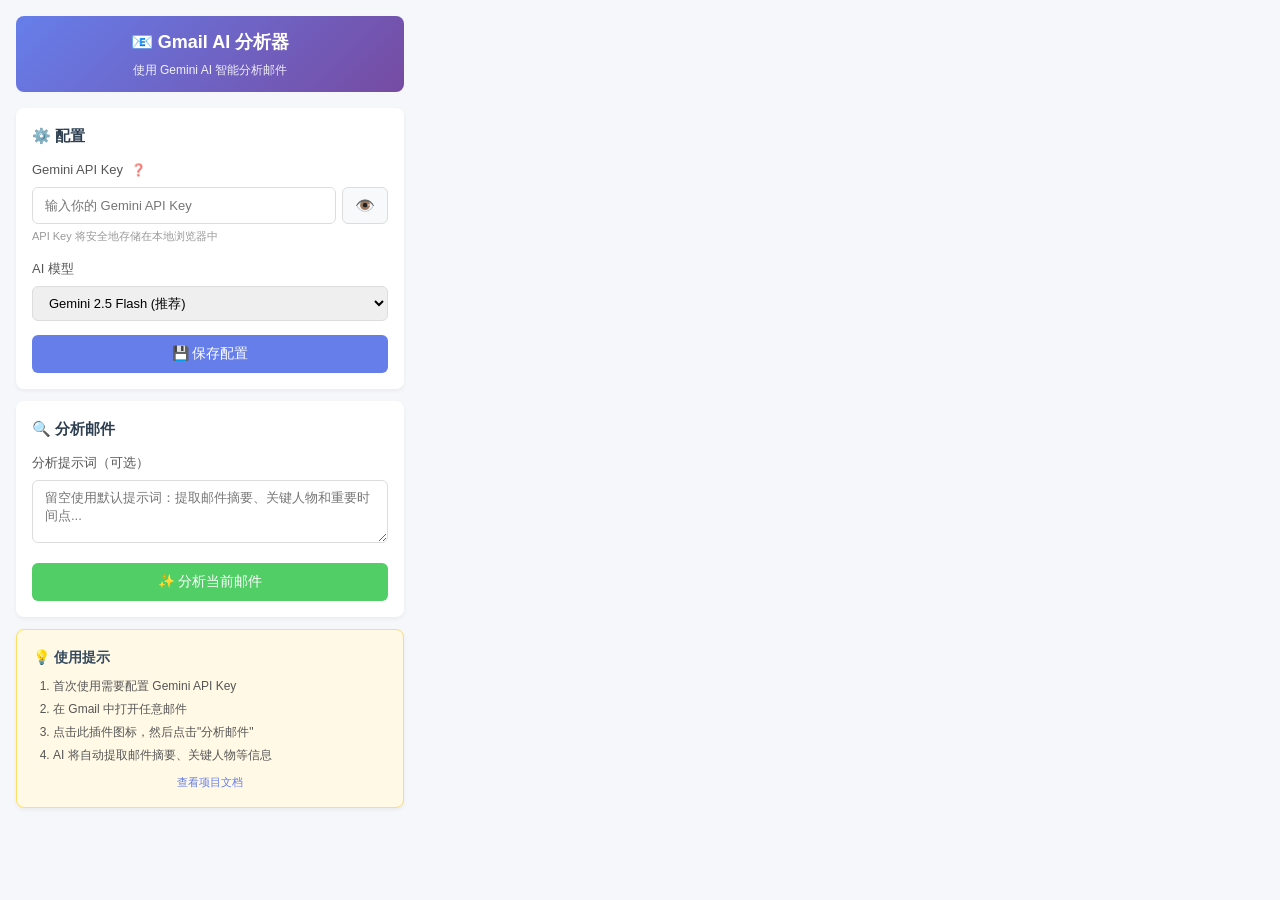
<file: gmail-ai-analyzer/popup/popup.html>
<!DOCTYPE html>
<html lang="zh-CN">
<head>
  <meta charset="UTF-8">
  <meta name="viewport" content="width=device-width, initial-scale=1.0">
  <title>Gmail AI Analyzer</title>
  <link rel="stylesheet" href="popup.css">
</head>
<body>
  <div class="container">
    <header>
      <h1>📧 Gmail AI 分析器</h1>
      <p class="subtitle">使用 Gemini AI 智能分析邮件</p>
    </header>

    <!-- 配置区域 -->
    <section id="config-section" class="section">
      <h2>⚙️ 配置</h2>

      <div class="form-group">
        <label for="api-key">
          Gemini API Key
          <a href="https://aistudio.google.com/app/apikey" target="_blank" class="help-link" title="点击获取API Key">
            ❓
          </a>
        </label>
        <div class="input-with-action">
          <input
            type="password"
            id="api-key"
            placeholder="输入你的 Gemini API Key"
            autocomplete="off"
          >
          <button id="toggle-api-key" class="btn-icon" title="显示/隐藏">👁️</button>
        </div>
        <small class="hint">API Key 将安全地存储在本地浏览器中</small>
      </div>

      <div class="form-group">
        <label for="model-select">AI 模型</label>
        <select id="model-select">
          <option value="gemini-2.5-flash" selected>Gemini 2.5 Flash (推荐)</option>
          <option value="gemini-2.5-flash-preview-05-20">Gemini 2.5 Flash Preview</option>
          <option value="gemini-1.5-flash-latest">Gemini 1.5 Flash</option>
          <option value="gemini-1.5-pro-latest">Gemini 1.5 Pro</option>
          <option value="gemini-1.0-pro">Gemini 1.0 Pro</option>
        </select>
      </div>

      <button id="save-config" class="btn btn-primary">💾 保存配置</button>
      <div id="config-status" class="status-message"></div>
    </section>

    <!-- 分析区域 -->
    <section id="analysis-section" class="section">
      <h2>🔍 分析邮件</h2>

      <div class="form-group">
        <label for="prompt-input">分析提示词（可选）</label>
        <textarea
          id="prompt-input"
          rows="3"
          placeholder="留空使用默认提示词：提取邮件摘要、关键人物和重要时间点..."
        ></textarea>
      </div>

      <button id="analyze-btn" class="btn btn-success">
        <span class="btn-text">✨ 分析当前邮件</span>
        <span class="spinner" style="display: none;">⏳</span>
      </button>

      <div id="analysis-status" class="status-message"></div>
    </section>

    <!-- 结果区域 -->
    <section id="result-section" class="section" style="display: none;">
      <h2>📊 分析结果</h2>

      <div id="result-content" class="result-box">
        <!-- 结果将动态插入这里 -->
      </div>

      <div class="action-buttons">
        <button id="copy-result" class="btn btn-secondary">📋 复制结果</button>
        <button id="new-analysis" class="btn btn-secondary">🔄 重新分析</button>
      </div>
    </section>

    <!-- 帮助提示 -->
    <section id="help-section" class="section help-box">
      <h3>💡 使用提示</h3>
      <ol>
        <li>首次使用需要配置 Gemini API Key</li>
        <li>在 Gmail 中打开任意邮件</li>
        <li>点击此插件图标，然后点击"分析邮件"</li>
        <li>AI 将自动提取邮件摘要、关键人物等信息</li>
      </ol>
      <p class="footer-note">
        <a href="https://github.com/chongyang1999/email_event" target="_blank">查看项目文档</a>
      </p>
    </section>
  </div>

  <script src="popup.js"></script>
</body>
</html>
</file>
<file: gmail-ai-analyzer/popup/popup.css>
/* Gmail AI Analyzer - Popup Styles */

* {
  margin: 0;
  padding: 0;
  box-sizing: border-box;
}

body {
  width: 420px;
  min-height: 500px;
  font-family: -apple-system, BlinkMacSystemFont, 'Segoe UI', 'PingFang SC', 'Hiragino Sans GB',
    'Microsoft YaHei', sans-serif;
  font-size: 14px;
  color: #333;
  background: #f5f7fa;
  line-height: 1.6;
}

.container {
  padding: 16px;
}

/* Header */
header {
  text-align: center;
  padding: 12px 0;
  background: linear-gradient(135deg, #667eea 0%, #764ba2 100%);
  color: white;
  border-radius: 8px;
  margin-bottom: 16px;
}

header h1 {
  font-size: 18px;
  font-weight: 600;
  margin-bottom: 4px;
}

.subtitle {
  font-size: 12px;
  opacity: 0.9;
}

/* Section */
.section {
  background: white;
  border-radius: 8px;
  padding: 16px;
  margin-bottom: 12px;
  box-shadow: 0 2px 4px rgba(0, 0, 0, 0.05);
}

.section h2 {
  font-size: 15px;
  font-weight: 600;
  margin-bottom: 12px;
  color: #2c3e50;
}

.section h3 {
  font-size: 14px;
  font-weight: 600;
  margin-bottom: 8px;
  color: #34495e;
}

/* Form Groups */
.form-group {
  margin-bottom: 14px;
}

.form-group:last-child {
  margin-bottom: 0;
}

label {
  display: block;
  font-weight: 500;
  margin-bottom: 6px;
  color: #555;
  font-size: 13px;
}

.help-link {
  font-size: 12px;
  text-decoration: none;
  margin-left: 4px;
  opacity: 0.7;
  transition: opacity 0.2s;
}

.help-link:hover {
  opacity: 1;
}

input[type="text"],
input[type="password"],
select,
textarea {
  width: 100%;
  padding: 8px 12px;
  border: 1px solid #ddd;
  border-radius: 6px;
  font-size: 13px;
  font-family: inherit;
  transition: border-color 0.2s, box-shadow 0.2s;
}

input:focus,
select:focus,
textarea:focus {
  outline: none;
  border-color: #667eea;
  box-shadow: 0 0 0 3px rgba(102, 126, 234, 0.1);
}

textarea {
  resize: vertical;
  min-height: 60px;
}

.input-with-action {
  display: flex;
  gap: 6px;
}

.input-with-action input {
  flex: 1;
}

.hint {
  display: block;
  font-size: 11px;
  color: #999;
  margin-top: 4px;
}

/* Buttons */
.btn {
  width: 100%;
  padding: 10px 16px;
  border: none;
  border-radius: 6px;
  font-size: 14px;
  font-weight: 500;
  cursor: pointer;
  transition: all 0.2s;
  display: flex;
  align-items: center;
  justify-content: center;
  gap: 6px;
}

.btn:hover {
  transform: translateY(-1px);
  box-shadow: 0 4px 8px rgba(0, 0, 0, 0.1);
}

.btn:active {
  transform: translateY(0);
}

.btn:disabled {
  opacity: 0.6;
  cursor: not-allowed;
  transform: none;
}

.btn-primary {
  background: #667eea;
  color: white;
}

.btn-primary:hover {
  background: #5568d3;
}

.btn-success {
  background: #51cf66;
  color: white;
}

.btn-success:hover {
  background: #40c057;
}

.btn-secondary {
  background: #868e96;
  color: white;
}

.btn-secondary:hover {
  background: #6c757d;
}

.btn-icon {
  padding: 8px 12px;
  background: #f8f9fa;
  border: 1px solid #ddd;
  border-radius: 6px;
  cursor: pointer;
  font-size: 16px;
  transition: all 0.2s;
}

.btn-icon:hover {
  background: #e9ecef;
}

/* Status Messages */
.status-message {
  margin-top: 10px;
  padding: 8px 12px;
  border-radius: 6px;
  font-size: 12px;
  display: none;
}

.status-message.show {
  display: block;
}

.status-message.success {
  background: #d3f9d8;
  color: #2b8a3e;
  border: 1px solid #8ce99a;
}

.status-message.error {
  background: #ffe0e0;
  color: #c92a2a;
  border: 1px solid #ffa8a8;
}

.status-message.info {
  background: #d0ebff;
  color: #1864ab;
  border: 1px solid #74c0fc;
}

/* Result Box */
.result-box {
  background: #f8f9fa;
  border: 1px solid #e9ecef;
  border-radius: 6px;
  padding: 12px;
  max-height: 300px;
  overflow-y: auto;
  font-size: 13px;
  line-height: 1.7;
  white-space: pre-wrap;
  word-wrap: break-word;
}

.result-box:empty::before {
  content: "分析结果将显示在这里...";
  color: #adb5bd;
  font-style: italic;
}

/* Action Buttons */
.action-buttons {
  display: flex;
  gap: 8px;
  margin-top: 12px;
}

.action-buttons .btn {
  flex: 1;
}

/* Help Box */
.help-box {
  background: #fff9e6;
  border: 1px solid #ffe066;
}

.help-box ol {
  margin-left: 20px;
  font-size: 12px;
  color: #555;
}

.help-box ol li {
  margin-bottom: 4px;
}

.footer-note {
  margin-top: 8px;
  font-size: 11px;
  text-align: center;
}

.footer-note a {
  color: #667eea;
  text-decoration: none;
}

.footer-note a:hover {
  text-decoration: underline;
}

/* Spinner Animation */
@keyframes spin {
  0% {
    transform: rotate(0deg);
  }
  100% {
    transform: rotate(360deg);
  }
}

.spinner {
  animation: spin 1s linear infinite;
  display: inline-block;
}

/* Scrollbar Styles */
::-webkit-scrollbar {
  width: 6px;
}

::-webkit-scrollbar-track {
  background: #f1f1f1;
  border-radius: 3px;
}

::-webkit-scrollbar-thumb {
  background: #ccc;
  border-radius: 3px;
}

::-webkit-scrollbar-thumb:hover {
  background: #999;
}
</file>
